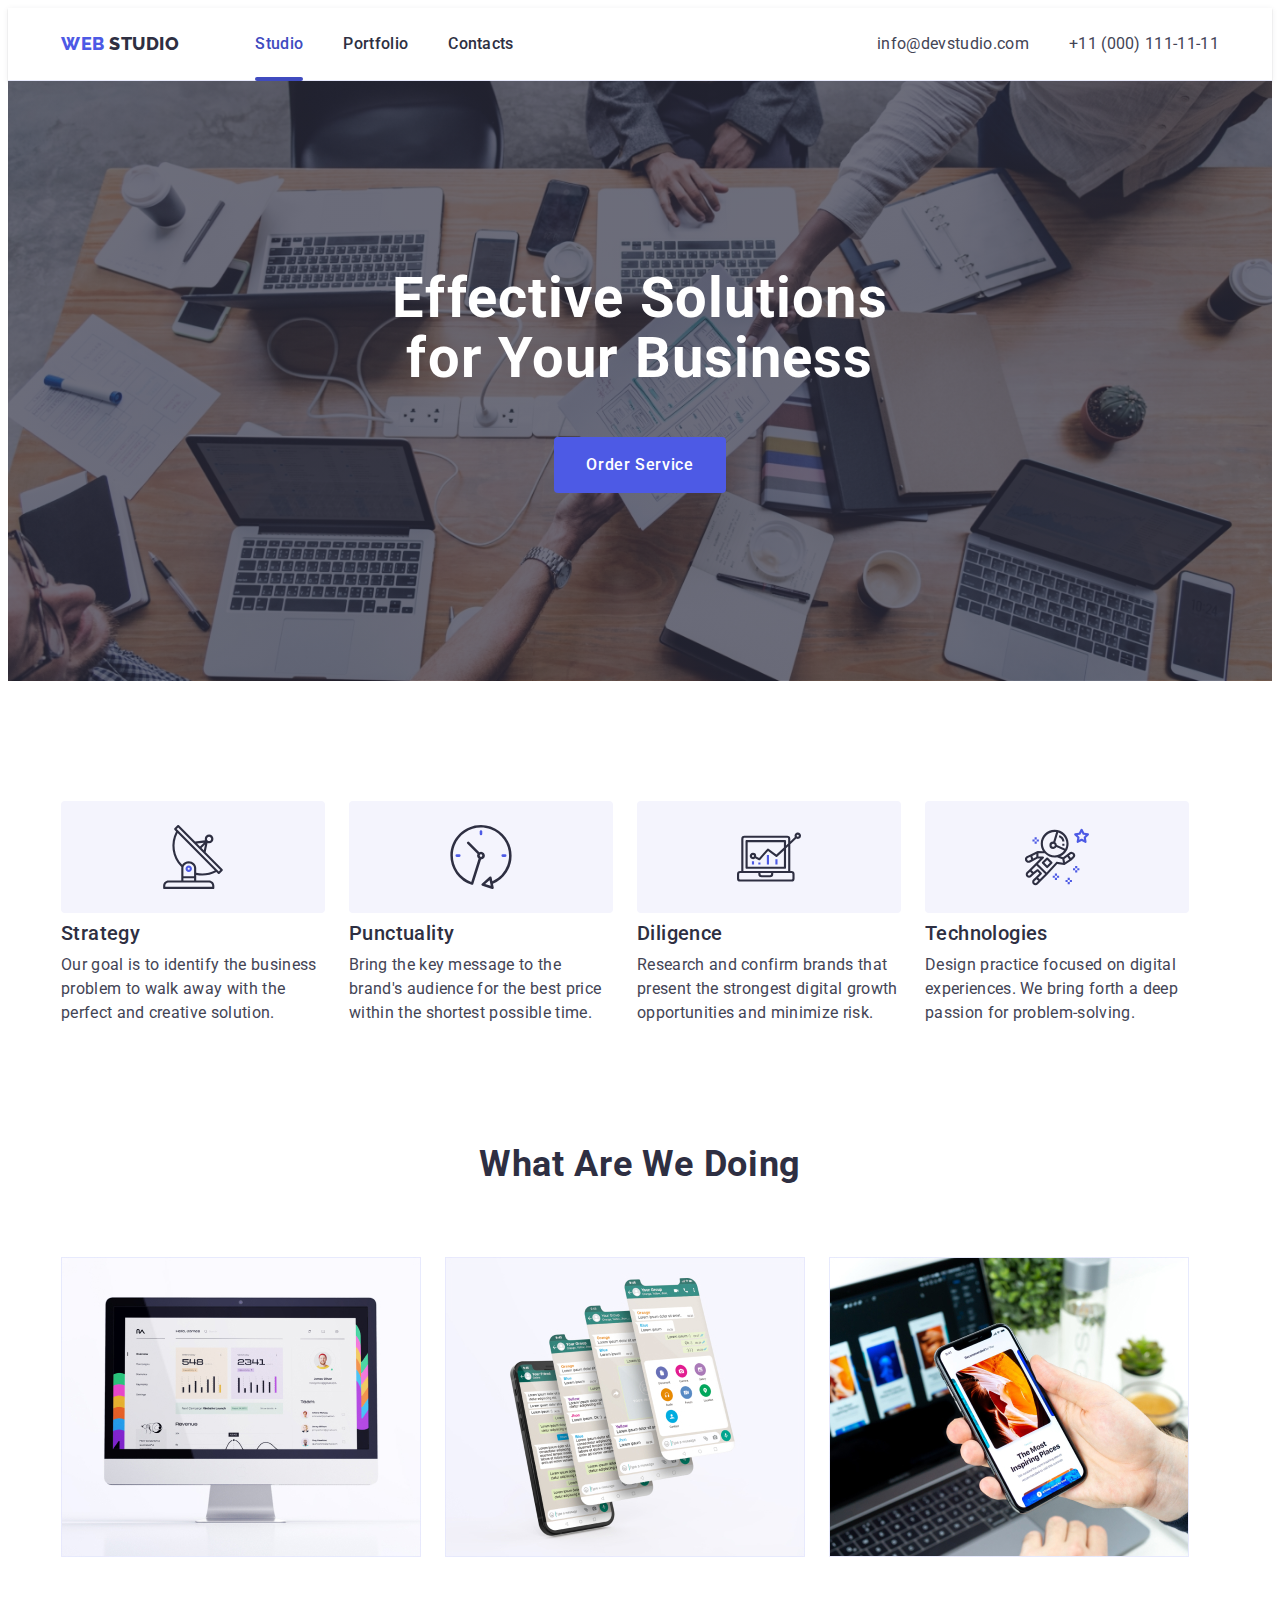
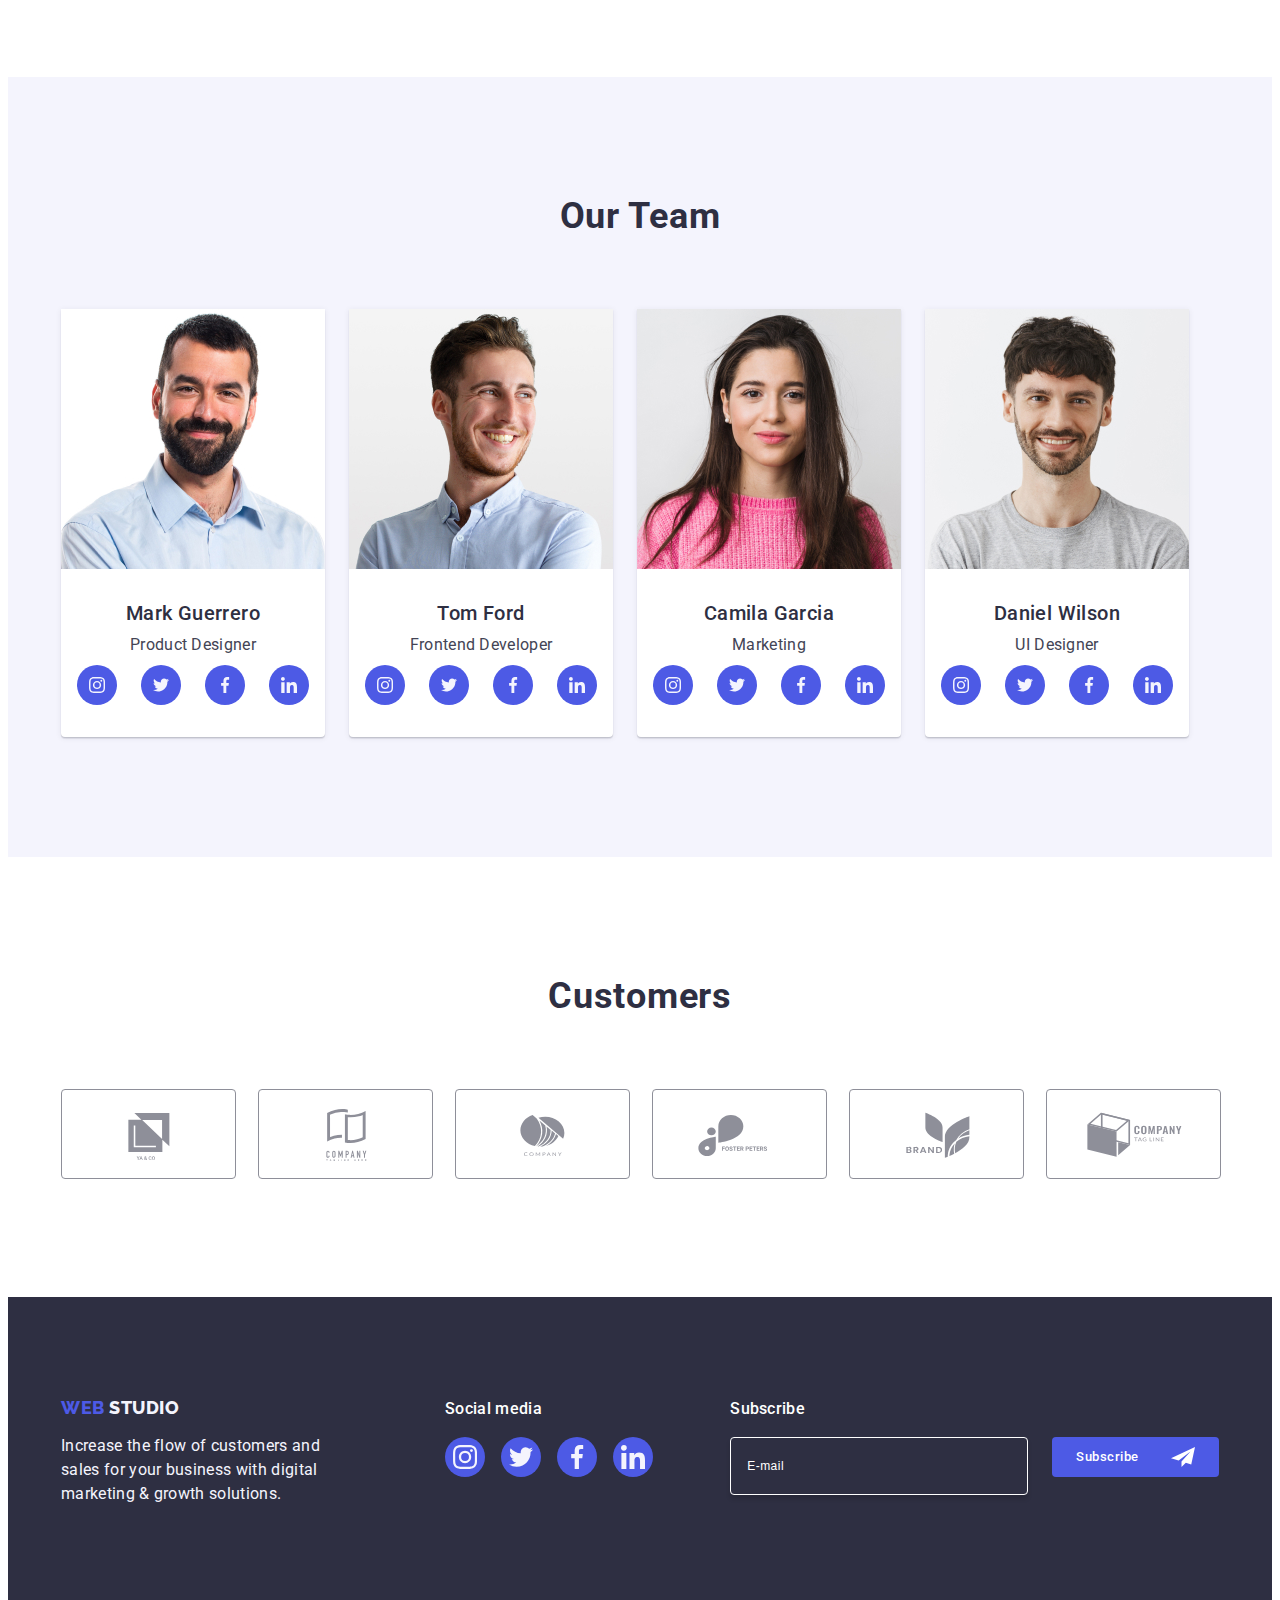
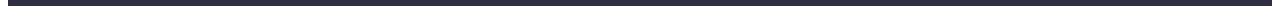
<file: index.html>
<!DOCTYPE html>
<html lang="en">
  <head>
    <meta charset="UTF-8" />
    <meta name="viewport" content="width=device-width, initial-scale=1.0" />
    <title>WebStudio</title>

    <!--links-->
    <link rel="preconnect" href="https://fonts.googleapis.com" />
    <link rel="preconnect" href="https://fonts.gstatic.com" crossorigin />
    <link
      href="https://fonts.googleapis.com/css2?family=Raleway:wght@800&family=Roboto:wght@400;500;700&display=swap"
      rel="stylesheet"
    />
    <link
      rel="stylesheet"
      href="https://cdnjs.cloudflare.com/ajax/libs/modern-normalize/2.0.0/modern-normalize.min.css"
      integrity="sha512-4xo8blKMVCiXpTaLzQSLSw3KFOVPWhm/TRtuPVc4WG6kUgjH6J03IBuG7JZPkcWMxJ5huwaBpOpnwYElP/m6wg=="
      crossorigin="anonymous"
      referrerpolicy="no-referrer"
    />
    <link rel="stylesheet" href="./css/styles.css" />
  </head>
  <body>
    <!--header-->
    <header class="header">
      <div class="container">
        <!--nav-->
        <nav class="navbar">
          <a class="link logo" href="./index.html"
            >Web<span class="logo-dark"> Studio </span>
          </a>
          <ul class="list">
            <li>
              <a class="link navbar-link current" href="./index.html">Studio</a>
            </li>
            <li>
              <a class="link navbar-link" href="./portfolio.html">Portfolio</a>
            </li>
            <li>
              <a class="link navbar-link" href="">Contacts</a>
            </li>
          </ul>
        </nav>
        <address class="address">
          <ul class="list">
            <li>
              <a class="link address-link" href="mailto:info@devstudio.com">
                info@devstudio.com
              </a>
            </li>
            <li>
              <a class="link address-link" href="tel:+110001111111">
                +11 (000) 111-11-11
              </a>
            </li>
          </ul>
        </address>
      </div>
    </header>

    <!--main-->
    <main>
      <!--Effective Solutions for Your Business-->
      <section class="hero">
        <div class="container">
          <h1 class="hero-name">Effective Solutions for Your Business</h1>
          <button class="hero-btn btn" data-modal-open type="button">
            Order Service
          </button>
        </div>
      </section>

      <!--4 blocks of texts-->
      <section class="strategy">
        <div class="container">
          <h2 class="visually-hidden">Strategy</h2>
          <ul class="list">
            <li class="item">
              <div class="icon-container">
                <svg class="icon" width="64" height="64">
                  <use href="./images/icons.svg#icon-antenna"></use>
                </svg>
              </div>
              <h3 class="strategy-name">Strategy</h3>
              <p class="strategy-text">
                Our goal is to identify the business problem to walk away with
                the perfect and creative solution.
              </p>
            </li>
            <li class="item">
              <div class="icon-container">
                <svg class="icon" width="64" height="64">
                  <use href="./images/icons.svg#icon-clock"></use>
                </svg>
              </div>
              <h3 class="strategy-name">Punctuality</h3>
              <p class="strategy-text">
                Bring the key message to the brand's audience for the best price
                within the shortest possible time.
              </p>
            </li>
            <li class="item">
              <div class="icon-container">
                <svg class="icon" width="64" height="64">
                  <use href="./images/icons.svg#icon-diagram"></use>
                </svg>
              </div>
              <h3 class="strategy-name">Diligence</h3>
              <p class="strategy-text">
                Research and confirm brands that present the strongest digital
                growth opportunities and minimize risk.
              </p>
            </li>
            <li class="item">
              <div class="icon-container">
                <svg class="icon" width="64" height="64">
                  <use href="./images/icons.svg#icon-astronaut"></use>
                </svg>
              </div>
              <h3 class="strategy-name">Technologies</h3>
              <p class="strategy-text">
                Design practice focused on digital experiences. We bring forth a
                deep passion for problem-solving.
              </p>
            </li>
          </ul>
        </div>
      </section>

      <!--What are we doing-->
      <section class="what-are-doing">
        <div class="container">
          <h2 class="section-name">What are we doing</h2>
          <ul class="list">
            <li class="item">
              <img
                src="./images/img-1.jpg"
                alt="Mac monitor"
                width="360"
                height="300"
              />
            </li>
            <li class="item">
              <img
                src="./images/img-2.jpg"
                alt="Mobile telephone and screens of it"
                width="360"
                height="300"
              />
            </li>
            <li class="item">
              <img
                src="./images/img-3.jpg"
                alt="Laptop on background and telephone hold in hand"
                width="360"
                height="300"
              />
            </li>
          </ul>
        </div>
      </section>

      <!--our team-->
      <section class="section-our-team">
        <div class="container">
          <h2 class="section-name">Our Team</h2>
          <ul class="list">
            <li class="team-member">
              <img
                class="team-member-photo"
                src="./images/img-1-1.jpg"
                alt="Photo of Mark Guerrero"
                width="264"
                height="260"
              />
              <div class="team-member-textblock">
                <h3 class="team-member-name">Mark Guerrero</h3>
                <p class="team-member-job">Product Designer</p>
                <ul class="team-member-socials">
                  <li class="social-item">
                    <a class="icon-container" href="">
                      <svg class="icon" width="16" height="16">
                        <use href="./images/icons.svg#icon-instagram"></use>
                      </svg>
                    </a>
                  </li>
                  <li class="social-item">
                    <a class="icon-container" href="">
                      <svg class="icon" width="16" height="16">
                        <use href="./images/icons.svg#icon-twitter"></use>
                      </svg>
                    </a>
                  </li>
                  <li class="social-item">
                    <a class="icon-container" href="">
                      <svg class="icon" width="16" height="16">
                        <use href="./images/icons.svg#icon-facebook"></use>
                      </svg>
                    </a>
                  </li>
                  <li class="social-item">
                    <a class="icon-container" href="">
                      <svg class="icon" width="16" height="16">
                        <use href="./images/icons.svg#icon-linkedin"></use>
                      </svg>
                    </a>
                  </li>
                </ul>
              </div>
            </li>
            <li class="team-member">
              <img
                class="team-member-photo"
                src="./images/img-1-2.jpg"
                alt="Photo of Tom Ford"
                width="264"
                height="260"
              />
              <div class="team-member-textblock">
                <h3 class="team-member-name">Tom Ford</h3>
                <p class="team-member-job">Frontend Developer</p>
                <ul class="team-member-socials">
                  <li class="social-item">
                    <a class="icon-container" href="">
                      <svg class="icon" width="16" height="16">
                        <use href="./images/icons.svg#icon-instagram"></use>
                      </svg>
                    </a>
                  </li>
                  <li class="social-item">
                    <a class="icon-container" href="">
                      <svg class="icon" width="16" height="16">
                        <use href="./images/icons.svg#icon-twitter"></use>
                      </svg>
                    </a>
                  </li>
                  <li class="social-item">
                    <a class="icon-container" href="">
                      <svg class="icon" width="16" height="16">
                        <use href="./images/icons.svg#icon-facebook"></use>
                      </svg>
                    </a>
                  </li>
                  <li class="social-item">
                    <a class="icon-container" href="">
                      <svg class="icon" width="16" height="16">
                        <use href="./images/icons.svg#icon-linkedin"></use>
                      </svg>
                    </a>
                  </li>
                </ul>
              </div>
            </li>
            <li class="team-member">
              <img
                class="team-member-photo"
                src="./images/img-1-3.jpg"
                alt="Photo of Camila Garcia"
                width="264"
                height="260"
              />
              <div class="team-member-textblock">
                <h3 class="team-member-name">Camila Garcia</h3>
                <p class="team-member-job">Marketing</p>
                <ul class="team-member-socials">
                  <li class="social-item">
                    <a class="icon-container" href="">
                      <svg class="icon" width="16" height="16">
                        <use href="./images/icons.svg#icon-instagram"></use>
                      </svg>
                    </a>
                  </li>
                  <li class="social-item">
                    <a class="icon-container" href="">
                      <svg class="icon" width="16" height="16">
                        <use href="./images/icons.svg#icon-twitter"></use>
                      </svg>
                    </a>
                  </li>
                  <li class="social-item">
                    <a class="icon-container" href="">
                      <svg class="icon" width="16" height="16">
                        <use href="./images/icons.svg#icon-facebook"></use>
                      </svg>
                    </a>
                  </li>
                  <li class="social-item">
                    <a class="icon-container" href="">
                      <svg class="icon" width="16" height="16">
                        <use href="./images/icons.svg#icon-linkedin"></use>
                      </svg>
                    </a>
                  </li>
                </ul>
              </div>
            </li>
            <li class="team-member">
              <img
                class="team-member-photo"
                src="./images/img-1-4.jpg"
                alt="Photo of Daniel Wilson"
                width="264"
                height="260"
              />
              <div class="team-member-textblock">
                <h3 class="team-member-name">Daniel Wilson</h3>
                <p class="team-member-job">UI Designer</p>
                <ul class="team-member-socials">
                  <li class="social-item">
                    <a class="icon-container" href="">
                      <svg class="icon" width="16" height="16">
                        <use href="./images/icons.svg#icon-instagram"></use>
                      </svg>
                    </a>
                  </li>
                  <li class="social-item">
                    <a class="icon-container" href="">
                      <svg class="icon" width="16" height="16">
                        <use href="./images/icons.svg#icon-twitter"></use>
                      </svg>
                    </a>
                  </li>
                  <li class="social-item">
                    <a class="icon-container" href="">
                      <svg class="icon" width="16" height="16">
                        <use href="./images/icons.svg#icon-facebook"></use>
                      </svg>
                    </a>
                  </li>
                  <li class="social-item">
                    <a class="icon-container" href="">
                      <svg class="icon" width="16" height="16">
                        <use href="./images/icons.svg#icon-linkedin"></use>
                      </svg>
                    </a>
                  </li>
                </ul>
              </div>
            </li>
          </ul>
        </div>
      </section>

      <!--our clients-->
      <section class="customers">
        <div class="container">
          <h2 class="section-name">Customers</h2>
          <ul class="list">
            <li class="customer">
              <a class="icon-thumb" href="">
                <svg class="icon" width="104" height="56">
                  <use href="./images/icons.svg#icon-Client-1"></use>
                </svg>
              </a>
            </li>
            <li class="customer">
              <a class="icon-thumb" href="">
                <svg class="icon" width="104" height="56">
                  <use href="./images/icons.svg#icon-Client-2"></use>
                </svg>
              </a>
            </li>
            <li class="customer">
              <a class="icon-thumb" href="">
                <svg class="icon" width="104" height="56">
                  <use href="./images/icons.svg#icon-Client-3"></use>
                </svg>
              </a>
            </li>
            <li class="customer">
              <a class="icon-thumb" href="">
                <svg class="icon" width="104" height="56">
                  <use href="./images/icons.svg#icon-Client-4"></use>
                </svg>
              </a>
            </li>
            <li class="customer">
              <a class="icon-thumb" href="">
                <svg class="icon" width="104" height="56">
                  <use href="./images/icons.svg#icon-Client-5"></use>
                </svg>
              </a>
            </li>
            <li class="customer">
              <a class="icon-thumb" href="">
                <svg class="icon" width="104" height="56">
                  <use href="./images/icons.svg#icon-Client-6"></use>
                </svg>
              </a>
            </li>
          </ul>
        </div>
      </section>
    </main>

    <!--footer-->
    <footer class="footer">
      <div class="container">
        <div class="logo-container">
          <a class="link logo" href="./index.html"
            >Web<span class="logo-light"> Studio </span>
          </a>
          <p class="footer-text">
            Increase the flow of customers and sales for your business with
            digital marketing & growth solutions.
          </p>
        </div>
        <div>
          <p class="social-media-title">Social media</p>
          <ul class="list-socials">
            <li class="social-item">
              <a class="icon-container" href="">
                <svg class="icon" width="24" height="24">
                  <use href="./images/icons.svg#icon-instagram"></use>
                </svg>
              </a>
            </li>
            <li class="social-item">
              <a class="icon-container" href="">
                <svg class="icon" width="24" height="24">
                  <use href="./images/icons.svg#icon-twitter"></use>
                </svg>
              </a>
            </li>
            <li class="social-item">
              <a class="icon-container" href="">
                <svg class="icon" width="24" height="24">
                  <use href="./images/icons.svg#icon-facebook"></use>
                </svg>
              </a>
            </li>
            <li class="social-item">
              <a class="icon-container" href="">
                <svg class="icon" width="24" height="24">
                  <use href="./images/icons.svg#icon-linkedin"></use>
                </svg>
              </a>
            </li>
          </ul>
        </div>
        <div class="subscribe-thumb">
          <p class="subscribe-title">Subscribe</p>
          <form id="subscribe-form" class="subscribe-form">
            <label class="subscribe-label">
              <input
                class="subscribe-input"
                type="email"
                name="email"
                placeholder="E-mail"
                required
              />
            </label>
            <button class="btn subscribe-btn" type="submit">
              Subscribe
              <svg class="icon" width="24" height="24">
                <use href="./images/icons.svg#icon-send"></use>
              </svg>
            </button>
          </form>
        </div>
      </div>
    </footer>

    <!--modal window-->
    <div class="modal-overlay is-hidden" data-modal>
      <div class="modal">
        <button type="button" class="icon-close-container" data-modal-close>
          <svg class="icon" width="8" height="8">
            <use href="./images/icons.svg#icon-close"></use>
          </svg>
        </button>
        <p class="modal-title">Leave your contacts and we will call you back</p>
        <form name="modal_form" class="modal-form">
          <div class="field-container">
            <label class="label-field" for="user-name">Name</label>
            <div class="input-container">
              <input id="user-name" type="text" name="user-name" />
              <svg class="icon" width="18" height="24">
                <use href="./images/icons.svg#icon-person"></use>
              </svg>
            </div>
          </div>

          <div class="field-container">
            <label class="label-field" for="phone">Phone</label>
            <div class="input-container">
              <input id="phone" type="text" name="phone" />
              <svg class="icon" width="18" height="24">
                <use href="./images/icons.svg#icon-phone"></use>
              </svg>
            </div>
          </div>

          <div class="field-container">
            <label class="label-field" for="email">Email</label>
            <div class="input-container">
              <input id="email" type="email" name="email" />
              <svg class="icon" width="18" height="24">
                <use href="./images/icons.svg#icon-email"></use>
              </svg>
            </div>
          </div>

          <div class="field-container comment">
            <label class="label-field" for="user-comment">Comment</label>
            <textarea
              id="user-comment"
              class="comment-textarea"
              name="user-comment"
              placeholder="Text input"
            ></textarea>
          </div>
          <div class="checkbox-container">
            <input
              id="user-privacy"
              type="checkbox"
              name="user-privacy"
              class="visually-hidden"
              value="true"
              required
            />
            <label class="label-field label-field-text" for="user-privacy">
              <span class="checkmark">
                <svg class="icon-checkbox" width="10" height="8">
                  <use href="./images/icons.svg#icon-checkbox"></use>
                </svg>
              </span>
              I accept the terms and conditions of the
              <a
                href=""
                target="_blank"
                rel="noopenner noreferrer"
                class="privacy-link"
              >
                Privacy Policy
              </a>
            </label>
          </div>
          <button class="btn modal-btn" type="submit">
            <span class="btn-name">Send</span>
          </button>
        </form>
      </div>
    </div>

    <script src="./js/modal.js"></script>
  </body>
</html>
</file>
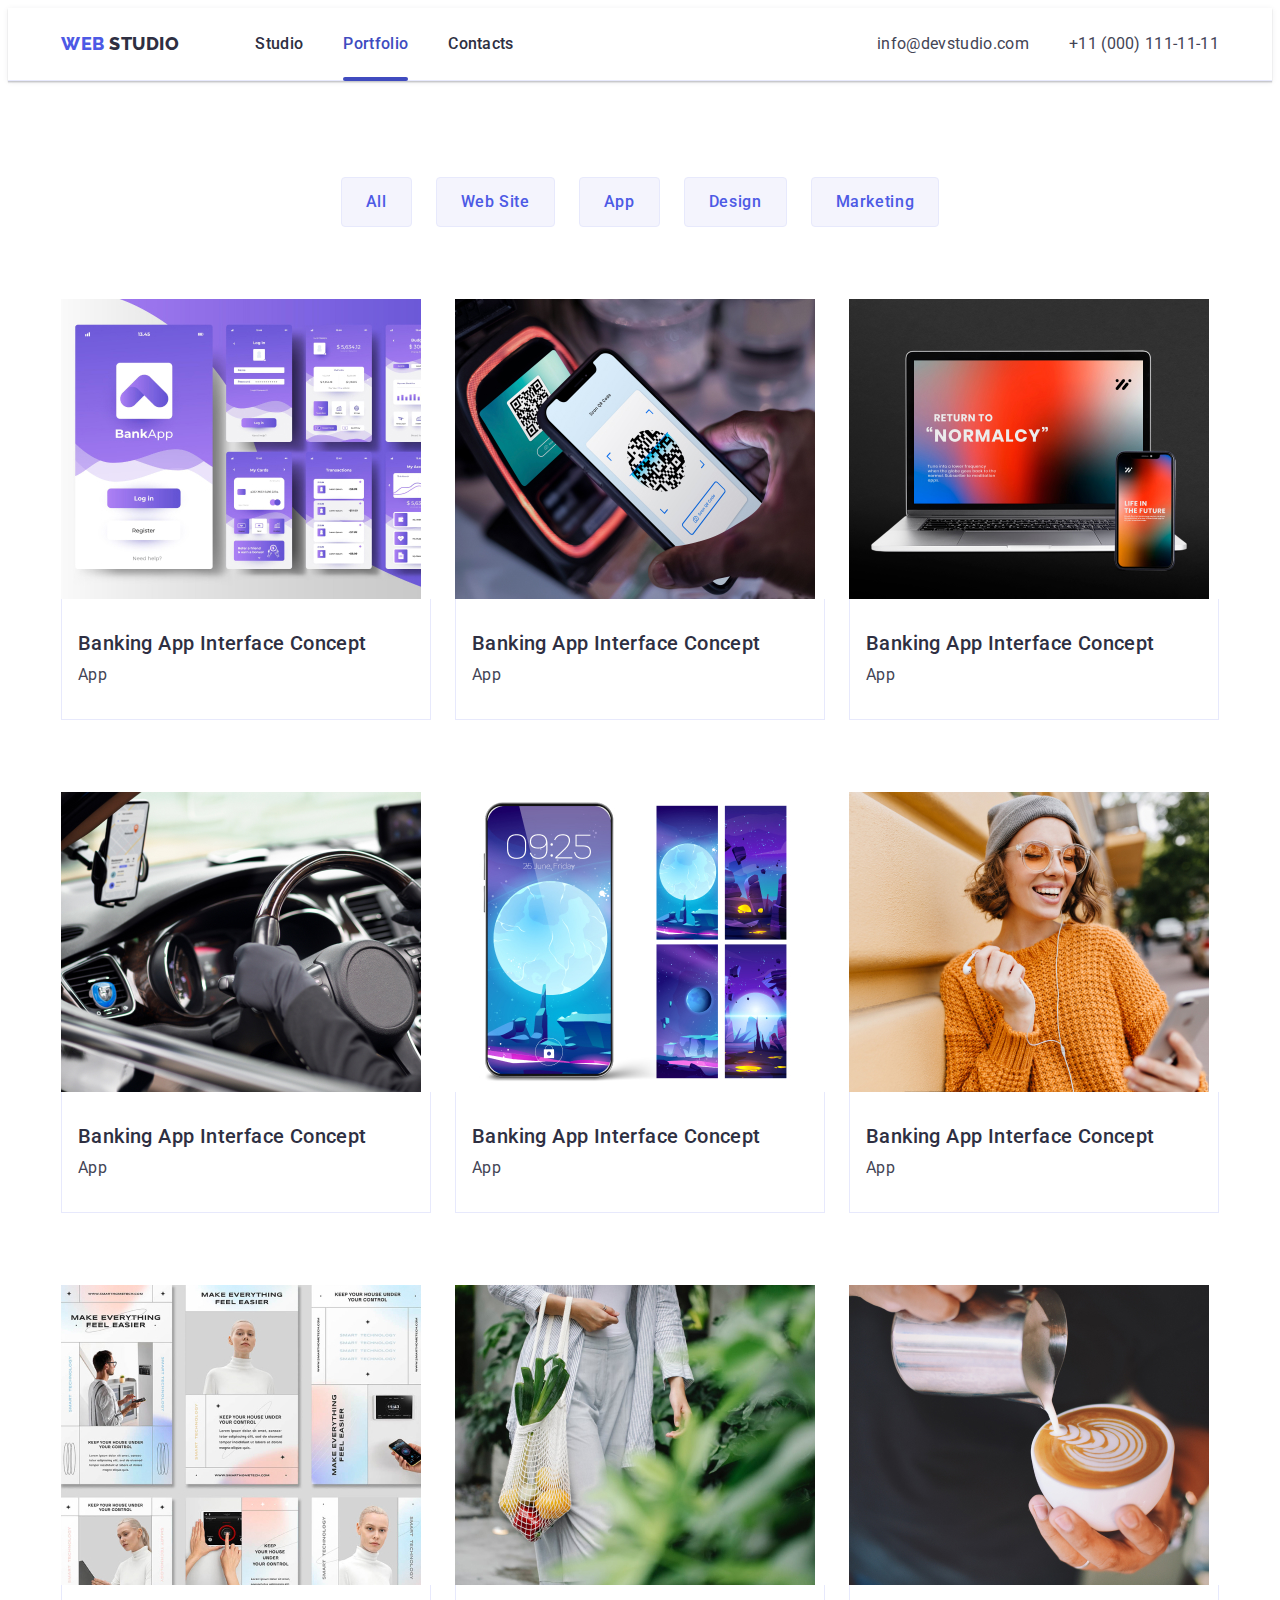
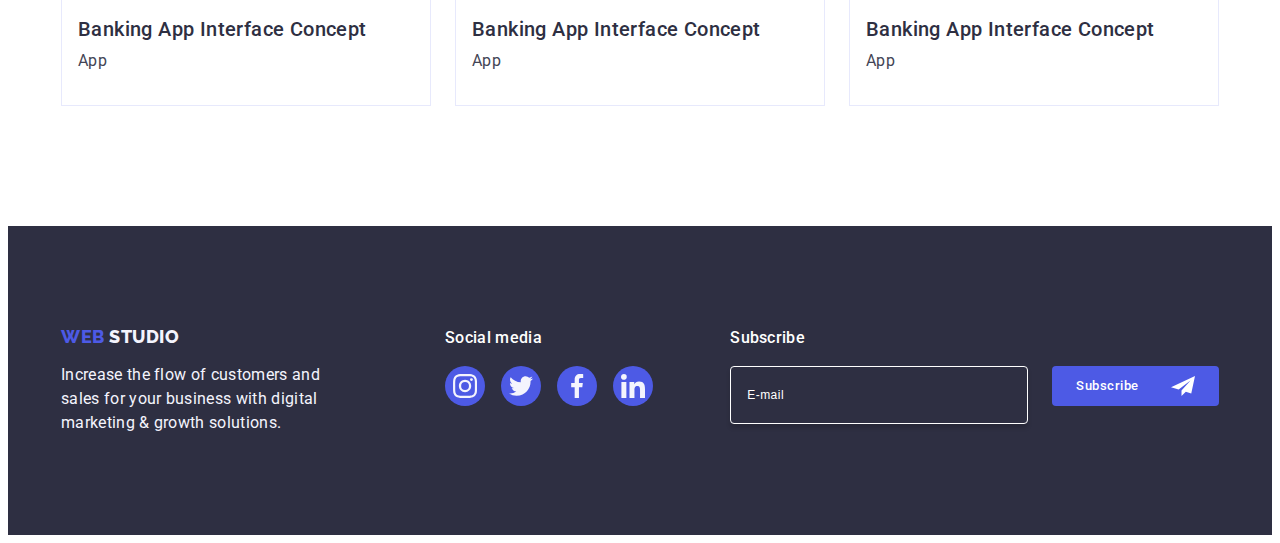
<file: portfolio.html>
<!DOCTYPE html>
<html lang="en">
  <head>
    <meta charset="UTF-8" />
    <meta name="viewport" content="width=device-width, initial-scale=1.0" />
    <title>Portfolio</title>

    <!--links-->
    <link rel="preconnect" href="https://fonts.googleapis.com" />
    <link rel="preconnect" href="https://fonts.gstatic.com" crossorigin />
    <link
      href="https://fonts.googleapis.com/css2?family=Raleway:wght@800&family=Roboto:wght@400;500;700&display=swap"
      rel="stylesheet"
    />
    <link
      rel="stylesheet"
      href="https://cdnjs.cloudflare.com/ajax/libs/modern-normalize/2.0.0/modern-normalize.min.css"
      integrity="sha512-4xo8blKMVCiXpTaLzQSLSw3KFOVPWhm/TRtuPVc4WG6kUgjH6J03IBuG7JZPkcWMxJ5huwaBpOpnwYElP/m6wg=="
      crossorigin="anonymous"
      referrerpolicy="no-referrer"
    />
    <link rel="stylesheet" href="./css/styles.css" />
  </head>
  <body>
    <!--header-->
    <header class="header">
      <div class="container">
        <!--nav-->
        <nav class="navbar">
          <a class="link logo" href="./index.html"
            >Web<span class="logo-dark"> Studio </span>
          </a>
          <ul class="list">
            <li>
              <a class="link navbar-link" href="./index.html">Studio</a>
            </li>
            <li>
              <a class="link navbar-link current" href="./portfolio.html"
                >Portfolio</a
              >
            </li>
            <li>
              <a class="link navbar-link" href="">Contacts</a>
            </li>
          </ul>
        </nav>
        <address class="address">
          <ul class="list">
            <li>
              <a class="link address-link" href="mailto:info@devstudio.com">
                info@devstudio.com
              </a>
            </li>
            <li>
              <a class="link address-link" href="tel:+110001111111">
                +11 (000) 111-11-11
              </a>
            </li>
          </ul>
        </address>
      </div>
    </header>

    <!--main-->
    <main>
      <section class="portfolio">
        <div class="container">
          <h1 class="visually-hidden">Portfolio</h1>
          <ul class="list filters-items">
            <li>
              <button class="btn btn-filter" type="button">All</button>
            </li>
            <li>
              <button class="btn btn-filter" type="button">Web Site</button>
            </li>
            <li>
              <button class="btn btn-filter" type="button">App</button>
            </li>
            <li>
              <button class="btn btn-filter" type="button">Design</button>
            </li>
            <li>
              <button class="btn btn-filter" type="button">Marketing</button>
            </li>
          </ul>
          <ul class="list portfolio-items">
            <li class="project-card">
              <a class="link" href="">
                <div class="card-image-placer">
                  <img
                    src="./images/img-2-1.jpg"
                    alt="Banking App Interface Concept"
                    width="360"
                    height="300"
                  />
                  <p class="hover-text">
                    14 Stylish and User-Friendly App Design Concepts · Task
                    Manager App · Calorie Tracker App · Exotic Fruit Ecommerce
                    App · Cloud Storage App
                  </p>
                </div>
                <div class="project-card-textblock">
                  <h2 class="project-name">Banking App Interface Concept</h2>
                  <p class="project-type">App</p>
                </div>
              </a>
            </li>
            <li class="project-card">
              <a class="link" href="">
                <div class="card-image-placer">
                  <img
                    src="./images/img-2-2.jpg"
                    alt="Cashless Payment"
                    width="360"
                    height="300"
                  />
                  <p class="hover-text">
                    14 Stylish and User-Friendly App Design Concepts · Task
                    Manager App · Calorie Tracker App · Exotic Fruit Ecommerce
                    App · Cloud Storage App
                  </p>
                </div>
                <div class="project-card-textblock">
                  <h2 class="project-name">Banking App Interface Concept</h2>
                  <p class="project-type">App</p>
                </div>
              </a>
            </li>
            <li class="project-card">
              <a class="link" href="">
                <div class="card-image-placer">
                  <img
                    src="./images/img-2-3.jpg"
                    alt="Meditation App"
                    width="360"
                    height="300"
                  />
                  <p class="hover-text">
                    14 Stylish and User-Friendly App Design Concepts · Task
                    Manager App · Calorie Tracker App · Exotic Fruit Ecommerce
                    App · Cloud Storage App
                  </p>
                </div>
                <div class="project-card-textblock">
                  <h2 class="project-name">Banking App Interface Concept</h2>
                  <p class="project-type">App</p>
                </div>
              </a>
            </li>
            <li class="project-card">
              <a class="link" href="">
                <div class="card-image-placer">
                  <img
                    src="./images/img-2-4.jpg"
                    alt="Taxi Service"
                    width="360"
                    height="300"
                  />
                  <p class="hover-text">
                    14 Stylish and User-Friendly App Design Concepts · Task
                    Manager App · Calorie Tracker App · Exotic Fruit Ecommerce
                    App · Cloud Storage App
                  </p>
                </div>
                <div class="project-card-textblock">
                  <h2 class="project-name">Banking App Interface Concept</h2>
                  <p class="project-type">App</p>
                </div>
              </a>
            </li>
            <li class="project-card">
              <a class="link" href="">
                <div class="card-image-placer">
                  <img
                    src="./images/img-2-5.jpg"
                    alt="Screen Illustrations"
                    width="360"
                    height="300"
                  />
                  <p class="hover-text">
                    14 Stylish and User-Friendly App Design Concepts · Task
                    Manager App · Calorie Tracker App · Exotic Fruit Ecommerce
                    App · Cloud Storage App
                  </p>
                </div>
                <div class="project-card-textblock">
                  <h2 class="project-name">Banking App Interface Concept</h2>
                  <p class="project-type">App</p>
                </div>
              </a>
            </li>
            <li class="project-card">
              <a class="link" href="">
                <div class="card-image-placer">
                  <img
                    src="./images/img-2-6.jpg"
                    alt="Online Courses"
                    width="360"
                    height="300"
                  />
                  <p class="hover-text">
                    14 Stylish and User-Friendly App Design Concepts · Task
                    Manager App · Calorie Tracker App · Exotic Fruit Ecommerce
                    App · Cloud Storage App
                  </p>
                </div>
                <div class="project-card-textblock">
                  <h2 class="project-name">Banking App Interface Concept</h2>
                  <p class="project-type">App</p>
                </div>
              </a>
            </li>
            <li class="project-card">
              <a class="link" href="">
                <div class="card-image-placer">
                  <img
                    src="./images/img-2-7.jpg"
                    alt="Instagram Stories Concept"
                    width="360"
                    height="300"
                  />
                  <p class="hover-text">
                    14 Stylish and User-Friendly App Design Concepts · Task
                    Manager App · Calorie Tracker App · Exotic Fruit Ecommerce
                    App · Cloud Storage App
                  </p>
                </div>
                <div class="project-card-textblock">
                  <h2 class="project-name">Banking App Interface Concept</h2>
                  <p class="project-type">App</p>
                </div>
              </a>
            </li>
            <li class="project-card">
              <a class="link" href="">
                <div class="card-image-placer">
                  <img
                    src="./images/img-2-8.jpg"
                    alt="Organic Food"
                    width="360"
                    height="300"
                  />
                  <p class="hover-text">
                    14 Stylish and User-Friendly App Design Concepts · Task
                    Manager App · Calorie Tracker App · Exotic Fruit Ecommerce
                    App · Cloud Storage App
                  </p>
                </div>
                <div class="project-card-textblock">
                  <h2 class="project-name">Banking App Interface Concept</h2>
                  <p class="project-type">App</p>
                </div>
              </a>
            </li>
            <li class="project-card">
              <a class="link" href="">
                <div class="card-image-placer">
                  <img
                    src="./images/img-2-9.jpg"
                    alt="Fresh Coffee"
                    width="360"
                    height="300"
                  />
                  <p class="hover-text">
                    14 Stylish and User-Friendly App Design Concepts · Task
                    Manager App · Calorie Tracker App · Exotic Fruit Ecommerce
                    App · Cloud Storage App
                  </p>
                </div>
                <div class="project-card-textblock">
                  <h2 class="project-name">Banking App Interface Concept</h2>
                  <p class="project-type">App</p>
                </div>
              </a>
            </li>
          </ul>
        </div>
      </section>
    </main>

    <!--footer-->
    <footer class="footer">
      <div class="container">
        <div class="logo-container">
          <a class="link logo" href="./index.html"
            >Web<span class="logo-light"> Studio </span>
          </a>
          <p class="footer-text">
            Increase the flow of customers and sales for your business with
            digital marketing & growth solutions.
          </p>
        </div>
        <div>
          <p class="social-media-title">Social media</p>
          <ul class="list-socials">
            <li class="social-item">
              <a class="icon-container" href="">
                <svg class="icon" width="24" height="24">
                  <use href="./images/icons.svg#icon-instagram"></use>
                </svg>
              </a>
            </li>
            <li class="social-item">
              <a class="icon-container" href="">
                <svg class="icon" width="24" height="24">
                  <use href="./images/icons.svg#icon-twitter"></use>
                </svg>
              </a>
            </li>
            <li class="social-item">
              <a class="icon-container" href="">
                <svg class="icon" width="24" height="24">
                  <use href="./images/icons.svg#icon-facebook"></use>
                </svg>
              </a>
            </li>
            <li class="social-item">
              <a class="icon-container" href="">
                <svg class="icon" width="24" height="24">
                  <use href="./images/icons.svg#icon-linkedin"></use>
                </svg>
              </a>
            </li>
          </ul>
        </div>
        <div class="subscribe-thumb">
          <p class="subscribe-title">Subscribe</p>
          <form id="subscribe-form" class="subscribe-form">
            <label class="subscribe-label">
              <input
                class="subscribe-input"
                type="email"
                name="email"
                placeholder="E-mail"
                required
              />
            </label>
            <button class="btn subscribe-btn" type="submit">
              Subscribe
              <svg class="icon" width="24" height="24">
                <use href="./images/icons.svg#icon-send"></use>
              </svg>
            </button>
          </form>
        </div>
      </div>
    </footer>
  </body>
</html>
</file>
<file: css/styles.css>
:root {
  --color-primary-brand: #4d5ae5;
  --color-pressed-state: #404bbf;
  --color-dark: #2e2f42;
  --color-success: #31d0aa;
  --color-text: #434455;
  --color-subtle-text: #8e8f99;
  --color-accent: #e7e9fc;
  --color-light: #f4f4fd;
  --color-modal-overlay: #2e2f42;
  --color-hero-background: #2e2f42;
  --color-white-background: #ffffff;
  --color-modal-background: #fcfcfc;
  --transition-settings: 250ms cubic-bezier(0.4, 0, 0.2, 1);
}

/** 

MAIN NORMALIZE

COMMON CLASSES

**/

body {
  background-color: var(--color-white-background);
  color: var(--color-text);
  font-family: 'Roboto', sans-serif;
}

address {
  font-style: normal;
}

img {
  display: block;
  max-width: 100%;
  height: auto;
}

h1,
h2,
h3,
h4,
h5,
h6,
p,
ul {
  margin: 0;
  padding-left: 0;
}

ul {
  list-style-type: none;
}

.visually-hidden {
  position: absolute;
  width: 1px;
  height: 1px;
  margin: -1px;
  border: 0;
  padding: 0;
  white-space: nowrap;
  clip-path: inset(100%);
  clip: rect(0 0 0 0);
  overflow: hidden;
}

.container {
  max-width: 1158px;
  padding: 0 15px;
  margin: 0 auto;
}

.list {
  list-style-type: none;
}

.link {
  text-decoration: none;
}

.link.navbar-link,
.link.address-link {
  padding: 24px 0px;
  display: inline-block;
  transition: color var(--transition-settings);
}

.list .link:hover,
.list .link:focus,
.link:hover,
.link:focus {
  color: var(--color-pressed-state);
}

.btn {
  font-family: inherit;
  font-family: 'Roboto', sans-serif;
  cursor: pointer;
  transition: background-color var(--transition-settings),
    color var(--transition-settings);
}

.hero .btn:hover,
.hero .btn:focus,
.list .btn:hover,
.list .btn:focus,
.btn:hover,
.btn:focus {
  background-color: var(--color-pressed-state);
  color: var(--color-modal-background);
}

/** 

HEADER

**/

.header {
  border-bottom: 1px solid var(--color-accent);
  box-shadow: 0px 1px 6px 0px rgba(46, 47, 66, 0.08),
    0px 1px 1px 0px rgba(46, 47, 66, 0.16),
    0px 2px 1px 0px rgba(46, 47, 66, 0.08);
}

.header > .container {
  display: flex;
  flex-direction: row;
  justify-content: space-between;
}

.header .navbar,
.header .address {
  display: flex;
  flex-direction: row;
  align-items: center;
}

.header .navbar {
  padding-left: calc((156px - 15px) - ((1440px - 1158px) / 2));
}

.header .address {
  padding-right: calc((156px - 15px) - ((1440px - 1158px) / 2));
}

.header .container .list {
  display: flex;
  flex-direction: row;
  gap: 40px;
}

.logo {
  color: var(--color-primary-brand);
  font-family: 'Raleway', sans-serif;
  font-size: 18px;
  font-style: normal;
  font-weight: 800;
  line-height: 1.17;
  letter-spacing: 0.54px;
  text-transform: uppercase;
  align-self: center;
  display: inline-block;
  margin-right: 76px;
}

.logo-dark {
  color: var(--color-dark);
}

.navbar-link {
  color: var(--color-dark);
  font-size: 16px;
  font-style: normal;
  font-weight: 500;
  line-height: 1.5;
  letter-spacing: 0.32px;
  position: relative;
}

.address .address-link {
  color: var(--color-text);
  font-size: 16px;
  font-weight: 400;
  line-height: 1.5;
  letter-spacing: 0.32px;
}

.current {
  color: var(--color-pressed-state);
}

.navbar-link::after {
  opacity: 0;
  position: absolute;
  bottom: -1px;
  left: 0;
  content: '';
  display: block;
  width: 100%;
  height: 4px;
  background-color: var(--color-pressed-state);
  opacity: 0;
  transition: opacity var(--transition-settings);
  border-radius: 2px;
}

.current::after {
  position: absolute;
  bottom: -1px;
  left: 0;
  content: '';
  display: block;
  width: 100%;
  height: 4px;
  background-color: var(--color-pressed-state);
  opacity: 1;
  border-radius: 2px;
}

.navbar-link:hover::after {
  opacity: 1;
}

/** 

MAIN

**/

.hero {
  background-color: var(--color-hero-background);
  background-image: linear-gradient(
      rgba(46, 47, 66, 0.7),
      rgba(46, 47, 66, 0.7)
    ),
    url(../images/hero-bg.jpeg);
  background-repeat: no-repeat;
  background-position: center;
  background-size: cover;
  font-style: normal;
  text-align: center;
  padding: 188px 0px;
  max-width: 1440px;
  margin: 0 auto;
}

.hero .hero-name {
  color: var(--color-white-background);
  font-size: 56px;
  font-weight: 700;
  line-height: 1.07;
  letter-spacing: 1.12px;
  max-width: 496px;
  margin: 0 auto;
  margin-bottom: 48px;
}

.hero .hero-btn {
  background-color: var(--color-primary-brand);
  color: var(--color-white-background);
  font-size: 16px;
  font-weight: 500;
  line-height: 1.5;
  letter-spacing: 0.64px;

  display: block;
  padding: 16px 32px;
  min-width: 169px;
  height: 56px;
  border: none;
  border-radius: 4px;
  margin: 0 auto;
  transition: background-color var(--transition-settings);
}

.strategy {
  font-style: normal;

  padding: 120px 0px;
}

.strategy .container .list {
  display: flex;
  flex-direction: row;
  gap: 24px;
}

.strategy .container .item {
  flex-basis: 264px;
  display: block;
  width: calc((100% - 72px) / 4);
}

.strategy .icon-container {
  display: flex;
  align-items: center;
  justify-content: center;
  width: 264px;
  height: 112px;
  flex-shrink: 0;
  margin-bottom: 8px;

  border-radius: 4px;
  background: var(--color-light);
}

.strategy .strategy-name {
  color: var(--color-dark);
  font-size: 20px;
  font-weight: 500;
  line-height: 1.2;
  letter-spacing: 0.4px;

  margin-bottom: 8px;
}

.strategy .strategy-text {
  color: var(--slate, #434455);
  font-size: 16px;
  font-weight: 400;
  line-height: 1.5;
  letter-spacing: 0.32px;
}

.what-are-doing {
  padding: 120px 0px;
  padding-top: 0px;
}

.container .list {
  display: flex;
  flex-direction: row;
  gap: 24px;
}

.section-name {
  color: var(--color-dark);
  text-align: center;
  font-size: 36px;
  font-weight: 700;
  line-height: 1.11;
  letter-spacing: 0.02em;
  text-transform: capitalize;

  margin-bottom: 72px;
}

.section-our-team {
  background-color: var(--color-light);

  padding: 120px 0px;
}

.team-member {
  text-align: center;
  font-style: normal;
  background-color: var(--color-white-background);

  border-radius: 0px 0px 4px 4px;
  box-shadow: 0px 2px 1px 0px rgba(46, 47, 66, 0.08),
    0px 1px 1px 0px rgba(46, 47, 66, 0.16),
    0px 1px 6px 0px rgba(46, 47, 66, 0.08);
}

.team-member .team-member-name {
  color: var(--color-dark);
  font-size: 20px;
  font-weight: 500;
  line-height: 1.2;
  letter-spacing: 0.4px;

  margin-bottom: 8px;
}

.team-member .team-member-job {
  font-size: 16px;
  font-weight: 400;
  line-height: 1.5;
  letter-spacing: 0.32px;

  margin-bottom: 8px;
}

.team-member-textblock {
  padding: 32px 0px;
}

.team-member .team-member-socials {
  display: flex;
  justify-content: center;
  gap: 24px;
}

.list-socials .icon-container,
.team-member .team-member-socials .icon-container {
  width: 40px;
  height: 40px;
  border-radius: 50%;
  background-color: var(--color-primary-brand);
  display: flex;
  justify-content: center;
  align-items: center;
  color: var(--color-white-background);
  transition: background-color var(--transition-settings);
  cursor: pointer;
}

.team-member .team-member-socials .icon-container:hover,
.team-member .team-member-socials .icon-container:focus {
  background-color: var(--color-pressed-state);
}

.team-member .team-member-socials .icon-container .icon {
  fill: var(--color-light);
}

.customer {
  width: calc((100% - 120px) / 6);
  height: 88px;
}

.customers {
  padding: 120px 0px;
}

.customers .container .list {
  display: flex;
  flex-direction: row;
  gap: 24px;
}

.customers .icon-thumb {
  display: flex;
  justify-content: center;
  align-items: center;
  border: 1px solid var(--color-subtle-text);
  color: var(--color-subtle-text);
  border-radius: 4px;
  width: 100%;
  height: 100%;
  transition: border-color var(--transition-settings),
    color var(--transition-settings);
}

.customers .icon-thumb:hover,
.customers .icon-thumb:focus {
  border-color: var(--color-pressed-state);
  color: var(--color-pressed-state);
}

.customers .container .icon-thumb .icon {
  fill: currentColor;
}

/** 
Portfolio
**/

.portfolio {
  padding: 96px 0px 120px 0px;
}

.filters-items {
  display: flex;
  flex-direction: row;
  justify-content: center;
  gap: 24px;
  margin-bottom: 72px;
}

.btn-filter {
  color: var(--color-primary-brand);
  background-color: var(--color-light);
  font-size: 16px;
  font-style: normal;
  font-weight: 500;
  line-height: 1.5;
  letter-spacing: 0.04em;

  border-radius: 4px;
  border: 1px solid var(--color-accent);
  padding: 12px 24px;
  transition: color var(--transition-settings),
    background-color var(--transition-settings),
    border-color var(--transition-settings),
    box-shadow var(--transition-settings);
}

.btn-filter.btn:hover,
.btn-filter.btn:focus {
  background-color: var(--color-pressed-state);
  color: var(--color-white-background);
  box-shadow: 0px 2px 2px 0px rgba(0, 0, 0, 0.12),
    0px 2px 1px 0px rgba(0, 0, 0, 0.08), 0px 3px 1px 0px rgba(0, 0, 0, 0.1);
  border: 1px solid transparent;
}

.btn-filter.active {
  background-color: var(--color-pressed-state);
}

.portfolio-items {
  display: flex;
  flex-wrap: wrap;
  column-gap: 24px;
}

.portfolio-items .project-card {
  font-style: normal;
  flex-basis: calc((100% - 24px * 2) / 3);
  gap: 32px;

  background-color: var(--color-white-background);
  margin-bottom: 48px;
}

.portfolio-items .project-card:nth-last-child(1),
.portfolio-items .project-card:nth-last-child(2),
.portfolio-items .project-card:nth-last-child(3) {
  margin-bottom: 0px;
}

.project-card > .link {
  display: block;
  transition: box-shadow var(--transition-settings);
}

.project-card > .link:hover,
.project-card > .link:focus {
  box-shadow: 0px 1px 6px rgba(46, 47, 66, 0.08),
    0px 1px 1px rgba(46, 47, 66, 0.16), 0px 2px 1px rgba(46, 47, 66, 0.08);
}

.project-card-textblock {
  padding: 32px 16px;

  border-bottom: 1px solid var(--color-accent);
  border-right: 1px solid var(--color-accent);
  border-left: 1px solid var(--color-accent);
}

.project-card .project-name {
  color: var(--color-dark);
  font-size: 20px;
  font-weight: 500;
  line-height: 1.2;
  letter-spacing: 0.4px;
  margin-bottom: 8px;
}

.project-card .project-type {
  color: var(--color-text);
  font-size: 16px;
  font-weight: 400;
  line-height: 1.5;
  letter-spacing: 0.32px;
}

.project-card .card-image-placer {
  position: relative;
  overflow: hidden;
}

.project-card .hover-text {
  position: absolute;
  bottom: 0;
  left: 0;
  background-color: var(--color-primary-brand);
  width: 100%;
  height: 100%;
  overflow: hidden;
  padding: 40px 32px;
  color: var(--color-light);
  line-height: 1.5;
  letter-spacing: 0.02em;

  transform: translateY(100%);
  transition: transform var(--transition-settings);
}

.project-card .link:hover .hover-text,
.project-card .link:focus .hover-text {
  transform: translateY(0%);
}

/** 

FOOTER

**/

.footer {
  background-color: var(--color-modal-overlay);
  padding: 100px 0px;
  color: var(--color-white-background);
}

.footer .logo {
  margin-bottom: 16px;
}

.footer .logo-light {
  color: var(--color-light);
}

.footer .footer-text {
  color: var(--color-light);
  font-size: 16px;
  font-weight: 400;
  line-height: 1.5;
  letter-spacing: 0.32px;
  width: 264px;
}

.footer .container {
  display: flex;
  flex-direction: row;
  align-items: baseline;
  position: relative;
}

.footer .logo-container {
  margin-right: 120px;
}

.footer .social-media-title {
  /* Body Medium */
  font-size: 16px;
  font-style: normal;
  font-weight: 500;
  line-height: 1.5;
  letter-spacing: 0.02em;
  margin-bottom: 16px;
  color: var(--color-white-background);
}

.footer .list-socials {
  display: flex;
  flex-direction: row;
  gap: 16px;
}

.footer .icon-container:hover,
.footer .icon-container:focus {
  background-color: var(--color-success);
}

.footer .list-socials .icon-container .icon {
  fill: var(--color-light);
}

.subscribe-thumb {
  position: absolute;
  top: 0;
  right: 15px;
}

.subscribe-form {
  display: flex;
  gap: 24px;
}

.subscribe-thumb .subscribe-title {
  margin-bottom: 16px;
  font-weight: 500;
  line-height: 1.5;
  letter-spacing: 0.02em;
}

.subscribe-thumb .subscribe-input {
  width: 264px;
  height: 40px;
  flex-shrink: 0;

  border-radius: 4px;
  border: 1px solid var(--color-white-background);
  box-shadow: 0px 4px 4px 0px rgba(0, 0, 0, 0.15);
  background-color: transparent;

  outline: transparent;
  font-size: 12px;
  font-weight: 400;
  line-height: 1.5;
  letter-spacing: 0.48px;
  color: var(--color-white-background);
  padding: 8px 16px;
}

.subscribe-thumb .subscribe-input::placeholder {
  color: var(--color-white-background);
  font-size: 12px;
  font-style: normal;
  font-weight: 400;
  line-height: 2;
  letter-spacing: 0.48px;
}

.subscribe-btn {
  display: inline-flex;
  padding: 8px 24px;
  justify-content: center;
  align-items: center;
  gap: 16px;

  border-radius: 4px;
  background: var(--color-primary-brand);
  color: var(--color-white-background);
  fill: var(--color-white-background);
  border-color: transparent;

  min-width: 165px;
  height: 40px;
  font-weight: 500;
  line-height: 1.5;
  letter-spacing: 0.04em;
  border: none;
}

.subscribe-thumb .subscribe-btn .icon {
  fill: currentColor;
  margin-left: 16px;
}

/*

Modal window

*/

.modal-overlay {
  position: fixed;
  top: 0;
  left: 0;
  z-index: 1000;
  width: 100%;
  height: 100%;
  flex-shrink: 0;
  background: rgba(46, 47, 66, 0.4);
  transition: opacity var(--transition-settings),
    visibility var(--transition-settings);
}

.modal {
  position: absolute;
  top: 50%;
  left: 50%;
  z-index: 1001;
  width: 408px;
  min-height: 584px;
  padding: 72px 24px 24px 24px;
  transform: translate(-50%, -50%);

  border-radius: 4px;
  box-shadow: 0px 2px 1px 0px rgba(0, 0, 0, 0.2),
    0px 1px 3px 0px rgba(0, 0, 0, 0.12), 0px 1px 1px 0px rgba(0, 0, 0, 0.14);
  flex-shrink: 0;
  background-color: var(--color-modal-background);

  scale: 1;
  transition: transform var(--transition-settings);
}

.is-hidden {
  visibility: hidden;
  opacity: 0;
  pointer-events: none;
}

.is-hidden .modal {
  scale: 0;
}

.icon-close-container {
  position: absolute;
  top: 24px;
  right: 24px;
  width: 24px;
  height: 24px;
  flex-shrink: 0;
  background-color: var(--color-accent);
  stroke-width: 1px;
  stroke: rgba(0, 0, 0, 0.1);
  border-radius: 50%;
  display: flex;
  justify-content: center;
  align-items: center;
  border: 1px solid rgba(0, 0, 0, 0.1);
  padding: 0px;
  cursor: pointer;
  transition: background-color var(--transition-settings),
    border var(--transition-settings);
  color: var(--color-modal-overlay);
}

.icon-close-container:hover,
.icon-close-container:focus {
  background-color: var(--color-pressed-state);
  border: 1px solid var(--color-pressed-state);
  color: var(--color-white-background);
  border: none;
}

.icon-close-container .icon {
  fill: currentColor;
  transition: fill var(--transition-settings);
}

.modal .modal-title {
  display: block;
  color: var(--color-dark);
  text-align: center;

  font-weight: 500;
  line-height: 1.5;
  letter-spacing: 0.02em;
  margin: 0 auto;
  margin-bottom: 16px;
}

.modal-form .label-field {
  display: block;
  color: var(--color-subtle-text);

  font-size: 12px;
  font-style: normal;
  font-weight: 400;
  line-height: 1.17;
  letter-spacing: 0.04em;
  margin-bottom: 4px;
}

.modal-form .field-container {
  margin-bottom: 8px;
}

.modal-form .input-container {
  position: relative;
}

.modal-form input,
.modal-form .comment-textarea {
  flex-shrink: 0;
  border-radius: 4px;
  border: 1px solid rgba(46, 47, 66, 0.4);
  transition: border-color var(--transition-settings);
}

.modal-form input[type='text'],
.modal-form input[type='email'] {
  width: 100%;
  height: 40px;
  padding-left: 38px;
  background-color: transparent;
  outline: transparent;
}

.modal-form .comment-textarea {
  width: 100%;
  height: 120px;
  padding: 8px 16px;
  outline: transparent;

  font-size: 12px;
  line-height: 1.17;
  letter-spacing: 0.04em;
  color: rgba(46, 47, 66, 0.4);
  resize: none;
  background-color: transparent;
  transition: border-color var(--transition-settings);
}

.field-container.comment {
  margin-bottom: 16px;
}

.modal-form input:focus,
.modal-form textarea:focus {
  border-color: var(--color-primary-brand);
}

.modal-form input ~ .icon {
  transition: fill var(--transition-settings);
}

.modal-form input:focus ~ .icon {
  fill: var(--color-primary-brand);
}

.modal-form textarea::placeholder {
  color: rgba(46, 47, 66, 0.4);

  font-size: 12px;
  line-height: 1.17;
  letter-spacing: 0.04;
}

.field-container .icon {
  position: absolute;
  top: 50%;
  left: 16px;
  transform: translateY(-50%);
  fill: var(--color-dark);
  pointer-events: none;
  height: 24px;
}

.modal-form .checkmark {
  display: inline-flex;
  align-items: center;
  justify-content: center;
  width: 16px;
  height: 16px;
  border: 1px solid rgba(46, 47, 66, 0.4);
  border-radius: 2px;
  fill: transparent;
  transition: border var(--transition-settings),
    background-color var(--transition-settings), fill var(--transition-settings);
}

.checkbox-container {
  margin-bottom: 24px;
}

.modal-form .checkmark .icon-checkbox {
  transition: fill var(--transition-settings);
}

input[type='checkbox']:checked ~ .label-field-text .checkmark .icon-checkbox {
  fill: var(--color-light);
}

input[type='checkbox']:checked ~ .label-field-text .checkmark {
  border: none;
  background-color: var(--color-pressed-state);
  fill: var(--color-light);
}

input[type='checkbox']:focus-visible ~ .checkmark {
  border-color: var(--color-pressed-state);
}

.modal-form .checkbox-container .label-field {
  display: block;
  align-items: center;
  gap: 8px;
  user-select: none;
}

.privacy-link {
  color: var(--color-primary-brand);
}

.modal-btn {
  display: block;
  padding: 16px 32px;
  align-items: flex-start;
  gap: 10px;

  border-radius: 4px;
  background: var(--color-primary-brand);
  box-shadow: 0px 4px 4px 0px rgba(0, 0, 0, 0.15);

  color: var(--color-white-background);

  border: none;
  margin: 0 auto;
  min-width: 169px;

  font-weight: 500;
  line-height: 1.5;
  letter-spacing: 0.04em;
  transition: background-color var(--transition-settings);
}

.modal-btn .btn-name {
  display: block;
  width: 105px;

  color: var(--color-white-background);
  font-size: 16px;
}
</file>
